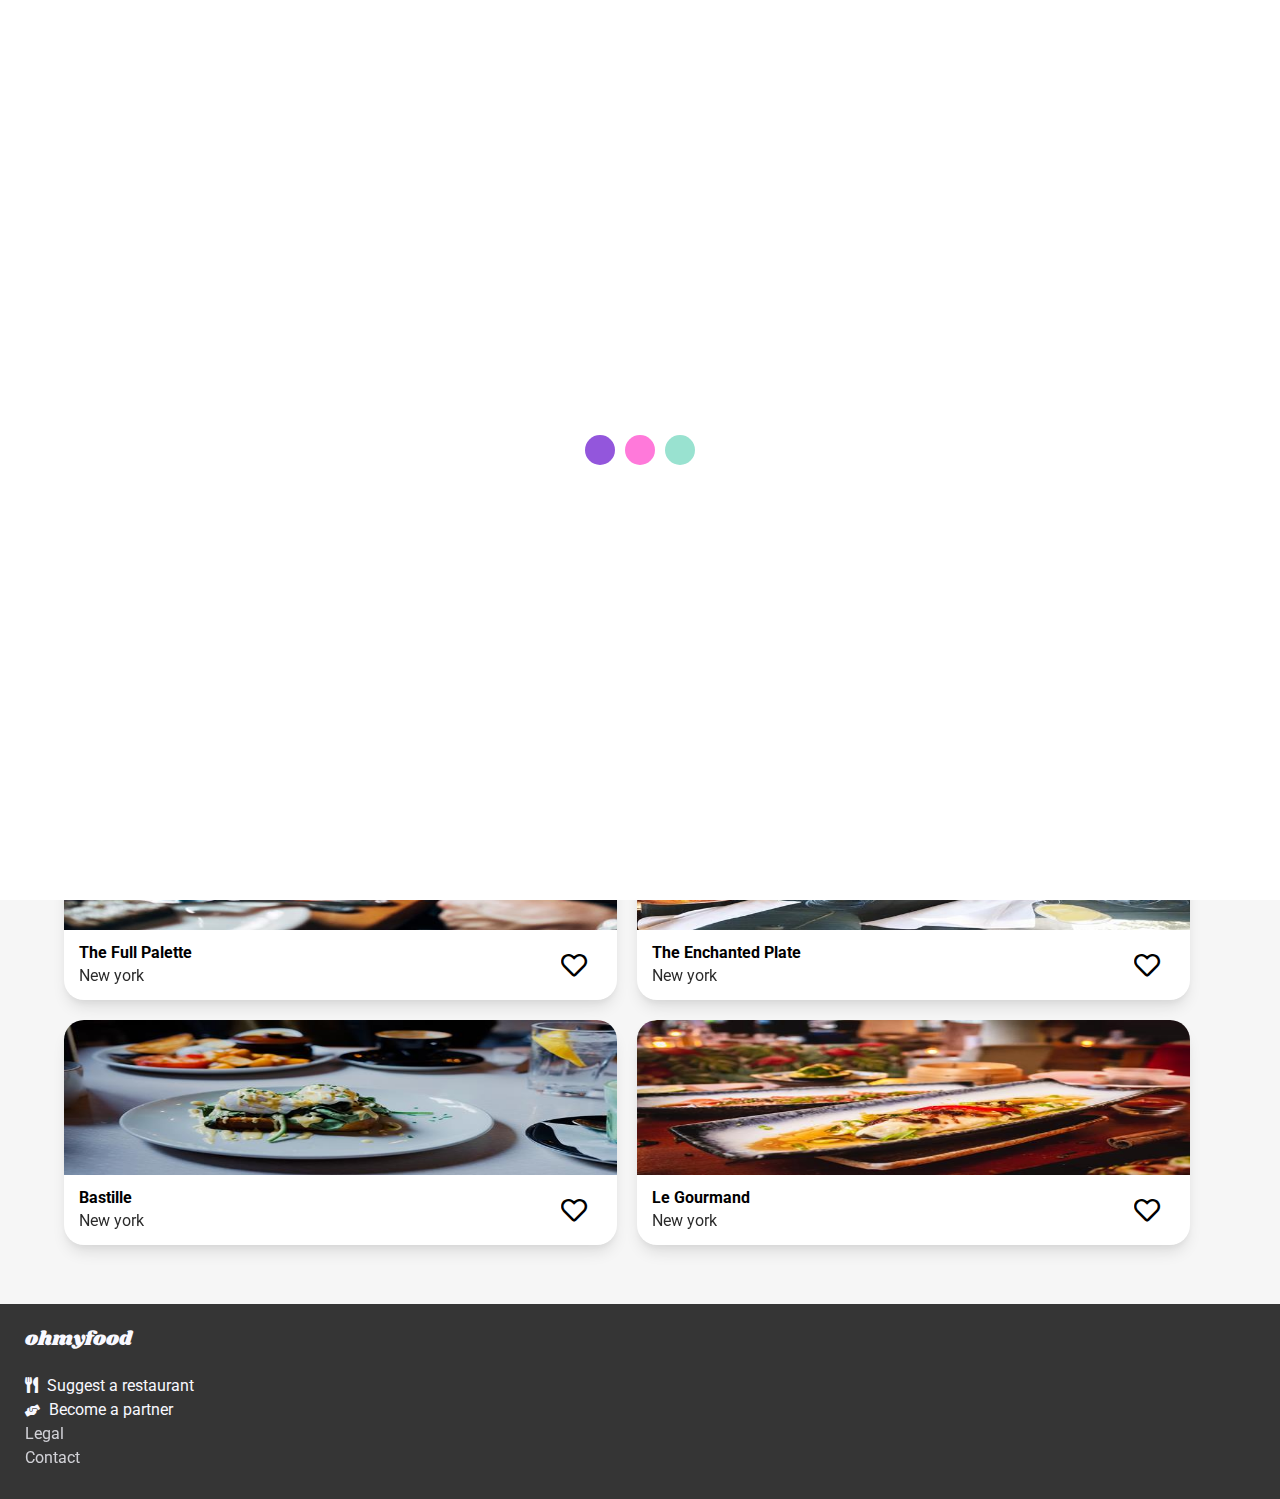
<file: index.html>
<!DOCTYPE html>
<html lang="en">

<head>
  <meta charset="UTF-8">
  <meta name="viewport" content="width=device-width, initial-scale=1.0">
  <link rel="stylesheet" href="css/style.css">
  <link rel="icon" href="img/ohmyfood.png" type="image/gif" sizes="16x16">
  <link href="https://fonts.googleapis.com/css2?family=Shrikhand&display=swap" rel="stylesheet">
  <link rel="preconnect" href="https://fonts.gstatic.com">
  <link href="https://fonts.googleapis.com/css2?family=Roboto:wght@100;300;400;500;700;900&display=swap"
    rel="stylesheet">
  <link rel="stylesheet" href="https://use.fontawesome.com/releases/v5.12.1/css/all.css" crossorigin="anonymous">

  <title>Ohmyfood</title>
</head>

<body>
  <div class="loader-container" id="loader">
    <div class="loader">
      <div class="circle"></div>
      <div class="circle"></div>
      <div class="circle"></div>
    </div>
  </div>

  <div class="container">
    <!-- start nav -->
    <nav>
      <div class="logo">
        <img src="img/ohmyfood.png" alt="logo">
      </div>
      <ul>
        <li><a href="#main">How it works</a> </li>
        <li><a href="#restaurants">Restaurants</a> </li>
        <li class="btn_contact"><a href="mailto:aymen.isfiaya@gmail.Com">Contact</a></li>

      </ul>
    </nav>
    <!-- end nav -->
    <!-- start header -->
    <header>
      <div class="location">
        <div class="location__nav">
          <i class="fas fa-map-marker-alt"></i>
          <p>Paris,Belleville</p>
        </div>
        <div class="location__menu">
          <h1>Book the menu you like</h1>
          <h2>Dicover top-of-the-art restaurants we picked for you</h2>
          <button type="submit">Explore our restaurants</button>
        </div>
      </div>
    </header>
    <!-- end header -->
    <main id="main">
      <h3>How it works</h3>
      <div class="main__buttons">
        <button type="button"><span> 1 </span> <i class="fas fa-mobile-alt"></i>Chose a restaurant</button>
        <button type="button"><span>2</span> <i class="fas fa-list"></i>Create your menu</button>
        <button type="button"><span>3</span><i class="fas fa-store"></i>Go enjoy it at the restaurant</button>
      </div>
    </main>
    <!-- start restaurants -->
    <div class="restaurants" id="restaurants">
      <h3>Restaurants</h3>
      <div class="cards">
        <div class="card">
          <a href="TheFullPalette.html">
            <img src="img/theFullPalette.jpg" alt="the Full Palette">
            <span>New</span>
          </a>
          <div class="card__desc">
            <div>
              <h4>The Full Palette</h4>
              <h5>New york</h5>
            </div>
            <div class="card__react">
              <i class="fas fa-heart fa-lg fa-2x full_heart"></i>
              <i class="far fa-heart fa-lg fa-2x empty_heart" id="empty_heart"></i>
            </div>
          </div>
        </div>
        <div class="card">
          <a href="TheEnchantedPlate.html">
            <img src="img/theEnchantedplate.jpg" alt="the Enchanted plate">
            <span>New</span>
          </a>
          <div class="card__desc">
            <div>
              <h4>The Enchanted Plate</h4>
              <h5>New york</h5>
            </div>
            <div class="card__react">
              <i class="fas fa-heart fa-lg fa-2x full_heart"></i>
              <i class="far fa-heart fa-lg fa-2x empty_heart"></i>
            </div>
          </div>
        </div>
        <div class="card">
          <a href="Bastille.html">
            <img src="img/Bastille.jpg" alt="Bastille">
          </a>
          <div class="card__desc">
            <div>
              <h4>Bastille</h4>
              <h5>New york</h5>
            </div>
            <div class="card__react">
              <i class="fas fa-heart fa-lg fa-2x full_heart"></i>
              <i class="far fa-heart fa-lg fa-2x empty_heart"></i>
            </div>
          </div>
        </div>
        <div class="card">
          <a href="LeGourmand.html">
            <img src="img/leGourmand.jpg" alt="le Gourmand">
          </a>
          <div class="card__desc">
            <div>
              <h4>Le Gourmand</h4>
              <h5>New york</h5>
            </div>
            <div class="card__react">
              <i class="fas fa-heart fa-lg fa-2x full_heart"></i>
              <i class="far fa-heart fa-lg fa-2x empty_heart"></i>
            </div>
          </div>
        </div>
        <!--end class card-->
      </div>
      <!--end class cards-->
    </div>
    <!--end class restaurants-->
    <!-- start footer -->
    <footer>
      <div class="info">
        <h3>ohmyfood</h3>
        <a href="#"><i class="fas fa-utensils fa-1x"></i> Suggest a restaurant</a>
        <a href="#"><i class="fas fa-hands-helping fa-xs"></i> Become a partner</a>
        <a href="#">Legal</a>
        <a href="mailto:aymen.isfiaya@gmail.Com">Contact</a>
      </div>
      <!--end class info-->
    </footer>
    <!-- end footer -->

  </div>
  <!--end class container-->

  <script src="js/main.js"></script>
</body>

</html>
</file>
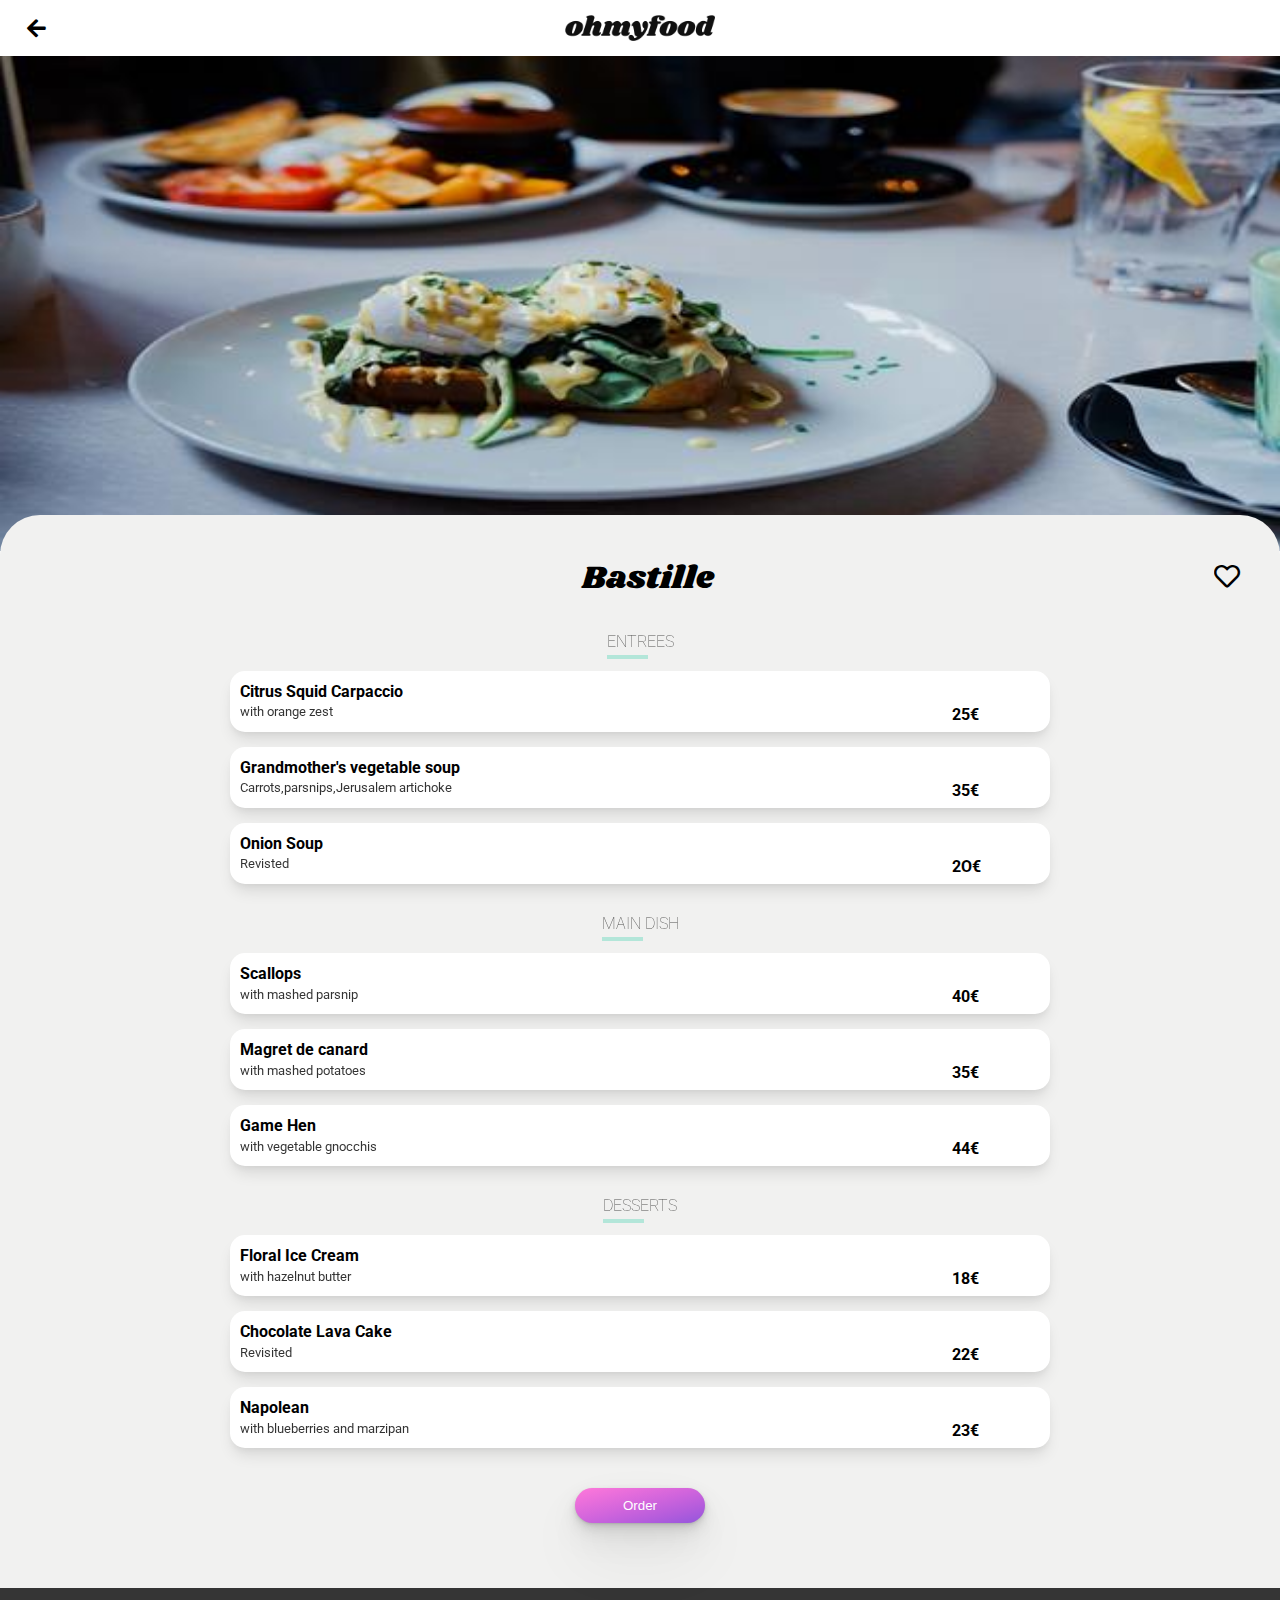
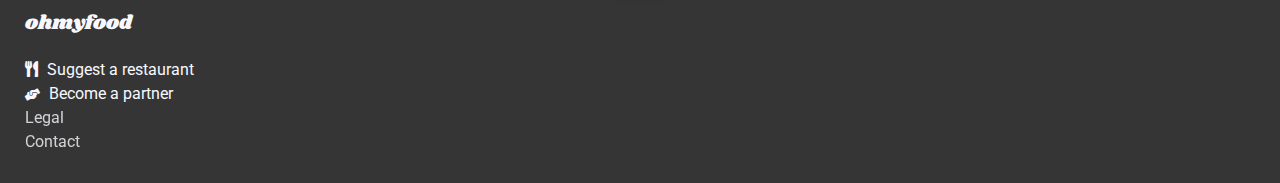
<file: Bastille.html>
<!DOCTYPE html>
<html lang="en">

<head>
  <meta charset="UTF-8">
  <link rel="stylesheet" href="css/bastille.css">
  <meta name="viewport" content="width=device-width, initial-scale=1.0">
  <link href="https://fonts.googleapis.com/css2?family=Shrikhand&display=swap" rel="stylesheet">
  <link href="https://fonts.googleapis.com/css2?family=Roboto&display=swap" rel="stylesheet">
  <link rel="stylesheet" href="https://use.fontawesome.com/releases/v5.12.1/css/all.css" crossorigin="anonymous">
  <title>Ohmyfood</title>
</head>

<body>
  <div class="container">
    <div class="logo">
      <a href="index.html">
        <i class="fas fa-arrow-left fa-lg"></i>
      </a>
      <img src="img/ohmyfood.png" alt="logo">
    </div>
    <div class="hero">
      <img src="img/Bastille.jpg" alt="Bastille">
    </div>
    <section class="menu">
      <header>
        <h1 class=menu__title>Bastille
        </h1>
        <div class="card__react">
          <i class="fas fa-heart fa-lg fa-2x full_heart"></i>
          <i class="far fa-heart fa-lg fa-2x empty_heart"></i>
        </div>
      </header>
      <div class="menu__list">
        <h2>ENTREES</h2>
        <div class="items">
          <div class="item">
            <div class="item__desc">
              <p>Citrus Squid Carpaccio</p>
              <p>with orange zest </p>
            </div>
            <div class="item__price">
              <p>25€</p>
            </div>
            <div class="item__check">
              <i class="fas fa-check-circle"></i>
            </div>
          </div>
          <div class="item">
            <div class="item__desc">
              <p>Grandmother's vegetable soup</p>
              <p>Carrots,parsnips,Jerusalem artichoke</p>
            </div>
            <div class="item__price">
              <p>35€</p>
            </div>
            <div class="item__check">
              <i class="fas fa-check-circle"></i>
            </div>
          </div>
          <div class="item">
            <div class="item__desc">
              <p>Onion Soup</p>
              <p>Revisted</p>
            </div>
            <div class="item__price">
              <p>2O€</p>
            </div>
            <div class="item__check">
              <i class="fas fa-check-circle"></i>
            </div>
          </div>
        </div>
      </div>
      <div class="menu__list">
        <h2>MAIN DISH</h2>
        <div class="items">
          <div class="item">
            <div class="item__desc">
              <p>Scallops</p>
              <p>with mashed parsnip</p>
            </div>
            <div class="item__price">
              <p>40€</p>
            </div>
            <div class="item__check">
              <i class="fas fa-check-circle"></i>
            </div>
          </div>
          <div class="item">
            <div class="item__desc">
              <p>Magret de canard</p>
              <p>with mashed potatoes</p>
            </div>
            <div class="item__price">
              <p>35€</p>
            </div>
            <div class="item__check">
              <i class="fas fa-check-circle"></i>
            </div>
          </div>
          <div class="item">
            <div class="item__desc">
              <p>Game Hen</p>
              <p>with vegetable gnocchis</p>
            </div>
            <div class="item__price">
              <p>44€</p>
            </div>
            <div class="item__check">
              <i class="fas fa-check-circle"></i>
            </div>
          </div>
        </div>
      </div>
      <div class="menu__list">
        <h2>DESSERTS</h2>
        <div class="items">
          <div class="item">
            <div class="item__desc">
              <p>Floral Ice Cream</p>
              <p>with hazelnut butter</p>
            </div>
            <div class="item__price">
              <p>18€</p>
            </div>
            <div class="item__check">
              <i class="fas fa-check-circle"></i>
            </div>
          </div>
          <div class="item">
            <div class="item__desc">
              <p>Chocolate Lava Cake</p>
              <p>Revisited</p>
            </div>
            <div class="item__price">
              <p>22€</p>
            </div>
            <div class="item__check">
              <i class="fas fa-check-circle"></i>
            </div>
          </div>
          <div class="item">
            <div class="item__desc">
              <p>Napolean</p>
              <p>with blueberries and marzipan</p>
            </div>
            <div class="item__price">
              <p>23€</p>
            </div>
            <div class="item__check">
              <i class="fas fa-check-circle"></i>
            </div>
          </div>
        </div>
      </div>
      <div class="item_order">
        <button>Order</button>
      </div>
    </section>
    <!-- start footer -->
    <footer>
      <div class="info">
        <h3>ohmyfood</h3>
        <a href="#"><i class="fas fa-utensils fa-1x"></i> Suggest a restaurant</a>
        <a href="#"><i class="fas fa-hands-helping fa-xs"></i> Become a partner</a>
        <a href="#">Legal</a>
        <a href="mailto:aymen.isfiaya@gmail.Com">Contact</a>
      </div>
      <!--end class info-->
    </footer>

  </div>
  <!--end class container-->
</body>

</html>
</file>
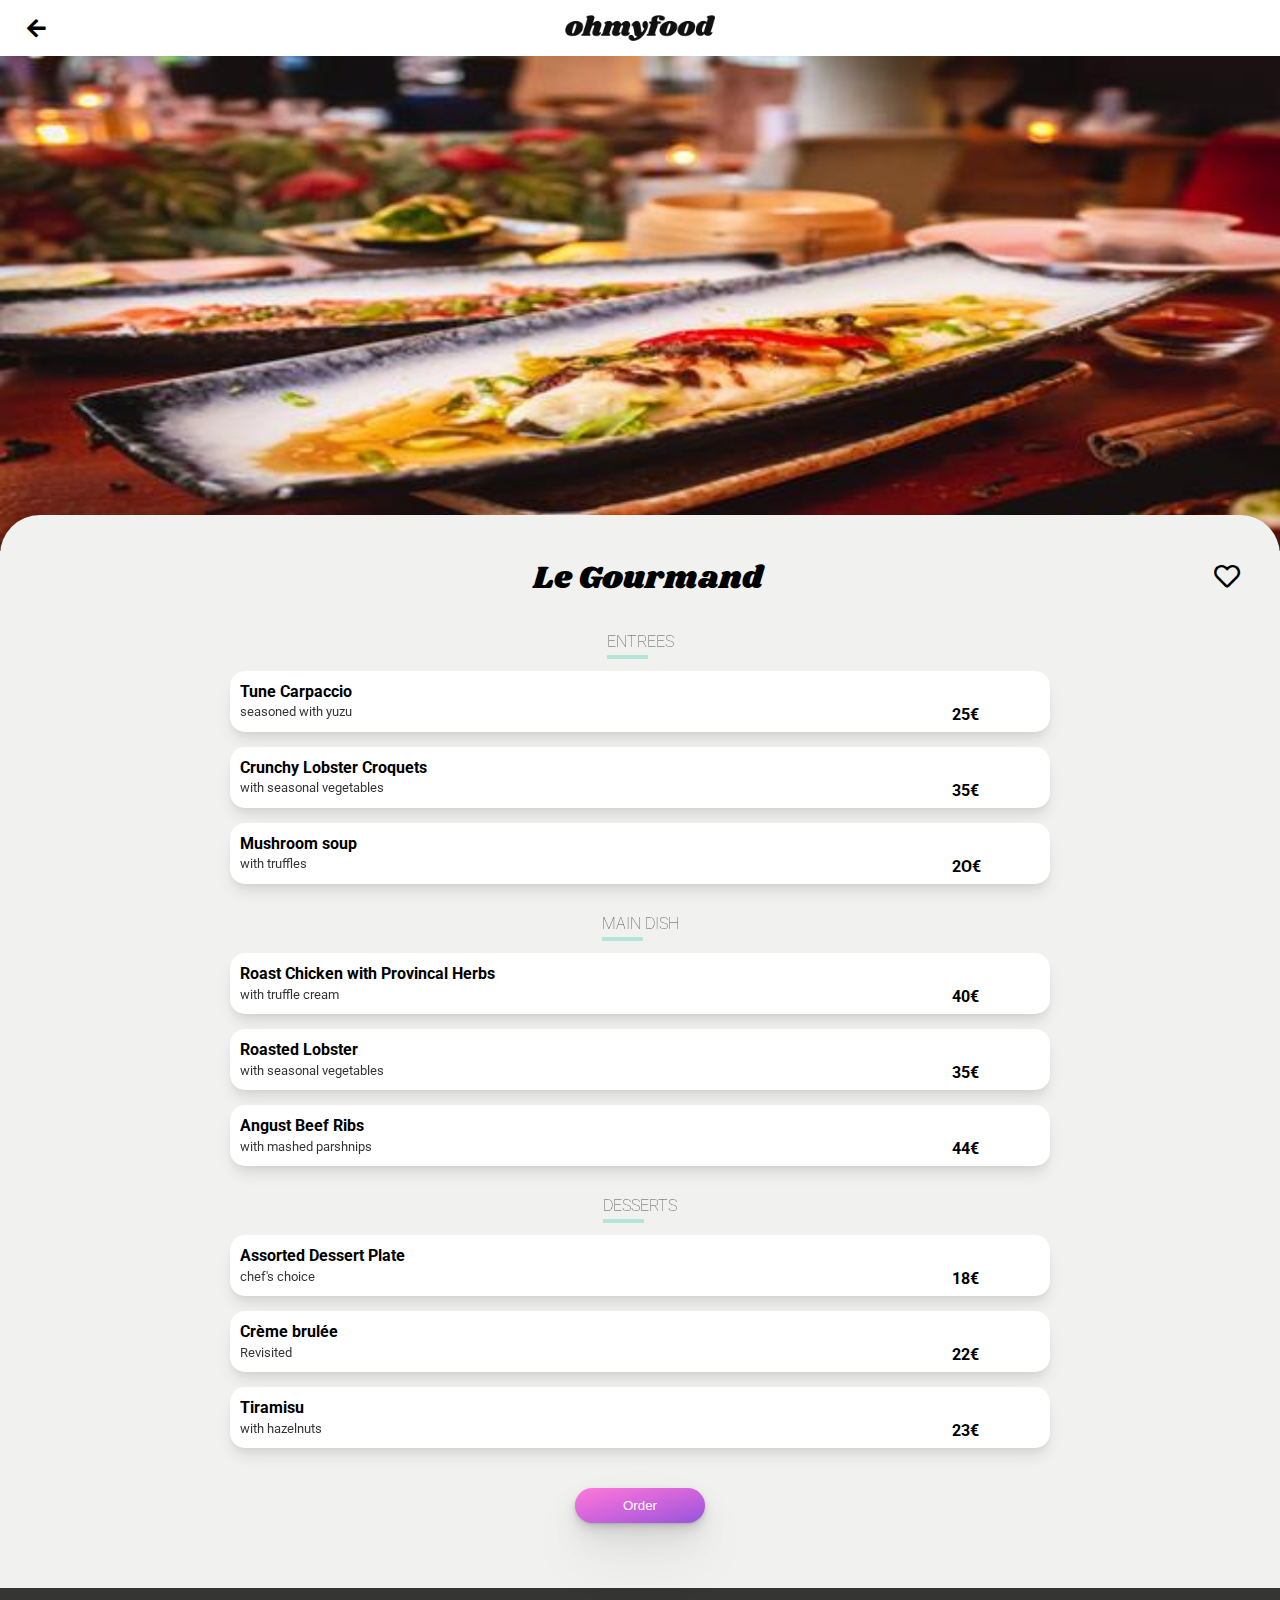
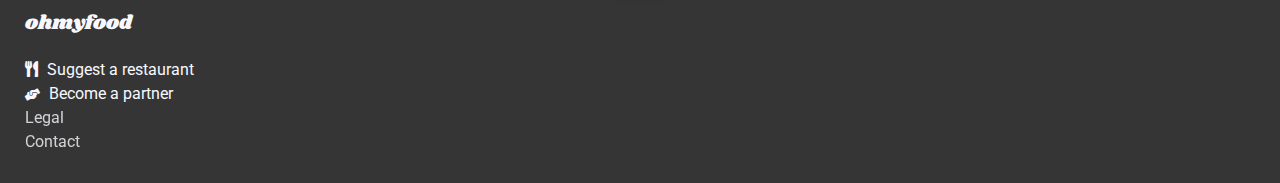
<file: LeGourmand.html>
<!DOCTYPE html>
<html lang="en">

<head>
  <meta charset="UTF-8">
  <link rel="stylesheet" href="css/bastille.css">
  <meta name="viewport" content="width=device-width, initial-scale=1.0">
  <link href="https://fonts.googleapis.com/css2?family=Shrikhand&display=swap" rel="stylesheet">
  <link href="https://fonts.googleapis.com/css2?family=Roboto&display=swap" rel="stylesheet">
  <link rel="stylesheet" href="https://use.fontawesome.com/releases/v5.12.1/css/all.css" crossorigin="anonymous">
  <title>Ohmyfood</title>
</head>

<body>
  <div class="container">
    <div class="logo">
      <a href="index.html">
        <i class="fas fa-arrow-left fa-lg"></i>
      </a>
      <img src="img/ohmyfood.png" alt="logo">
    </div>
    <div class="hero">
      <img src="img/leGourmand.jpg" alt="le Gourmand">
    </div>
    <div class=" menu">
      <header>
        <h1 class="menu__title">Le Gourmand
        </h1>
        <div class="card__react">
          <i class="fas fa-heart fa-lg fa-2x full_heart"></i>
          <i class="far fa-heart fa-lg fa-2x empty_heart"></i>
        </div>
      </header>
      <div class="menu__list">
        <h2>ENTREES</h2>
        <div class="items">
          <div class="item">
            <div class="item__desc">
              <p>Tune Carpaccio</p>
              <p>seasoned with yuzu</p>
            </div>
            <div class="item__price">
              <p>25€</p>
            </div>
            <div class="item__check">
              <i class="fas fa-check-circle"></i>
            </div>
          </div>
          <div class="item">
            <div class="item__desc">
              <p>Crunchy Lobster Croquets</p>
              <p>with seasonal vegetables</p>
            </div>
            <div class="item__price">
              <p>35€</p>
            </div>
            <div class="item__check">
              <i class="fas fa-check-circle"></i>
            </div>
          </div>
          <div class="item">
            <div class="item__desc">
              <p>Mushroom soup</p>
              <p>with truffles</p>
            </div>
            <div class="item__price">
              <p>2O€</p>
            </div>
            <div class="item__check">
              <i class="fas fa-check-circle"></i>
            </div>
          </div>
        </div>
      </div>
      <div class="menu__list">
        <h2>MAIN DISH</h2>
        <div class="items">
          <div class="item">
            <div class="item__desc">
              <p>Roast Chicken with Provincal Herbs</p>
              <p>with truffle cream </p>
            </div>
            <div class="item__price">
              <p>40€</p>
            </div>
            <div class="item__check">
              <i class="fas fa-check-circle"></i>
            </div>
          </div>
          <div class="item">
            <div class="item__desc">
              <p>Roasted Lobster</p>
              <p>with seasonal vegetables</p>
            </div>
            <div class="item__price">
              <p>35€</p>
            </div>
            <div class="item__check">
              <i class="fas fa-check-circle"></i>
            </div>
          </div>
          <div class="item">
            <div class="item__desc">
              <p>Angust Beef Ribs</p>
              <p>with mashed parshnips</p>
            </div>
            <div class="item__price">
              <p>44€</p>
            </div>
            <div class="item__check">
              <i class="fas fa-check-circle"></i>
            </div>
          </div>
        </div>
      </div>
      <div class="menu__list">
        <h2>DESSERTS</h2>
        <div class="items">
          <div class="item">
            <div class="item__desc">
              <p>Assorted Dessert Plate</p>
              <p>chef's choice</p>
            </div>
            <div class="item__price">
              <p>18€</p>
            </div>
            <div class="item__check">
              <i class="fas fa-check-circle"></i>
            </div>
          </div>
          <div class="item">
            <div class="item__desc">
              <p>Crème brulée</p>
              <p>Revisited</p>
            </div>
            <div class="item__price">
              <p>22€</p>
            </div>
            <div class="item__check">
              <i class="fas fa-check-circle"></i>
            </div>
          </div>
          <div class="item">
            <div class="item__desc">
              <p>Tiramisu</p>
              <p>with hazelnuts</p>
            </div>
            <div class="item__price">
              <p>23€</p>
            </div>
            <div class="item__check">
              <i class="fas fa-check-circle"></i>
            </div>
          </div>
        </div>
      </div>
      <div class="item_order">
        <button>Order</button>
      </div>
    </div>
    <!-- start footer -->
    <footer>
      <div class="info">
        <h3>ohmyfood</h3>
        <a href="#"><i class="fas fa-utensils fa-1x"></i> Suggest a restaurant</a>
        <a href="#"><i class="fas fa-hands-helping fa-xs"></i> Become a partner</a>
        <a href="#">Legal</a>
        <a href="mailto:aymen.isfiaya@gmail.Com">Contact</a>
      </div>
      <!--end class info-->
    </footer>
    <!-- end footer -->

  </div>
  <!--end class container-->

</body>

</html>
</file>
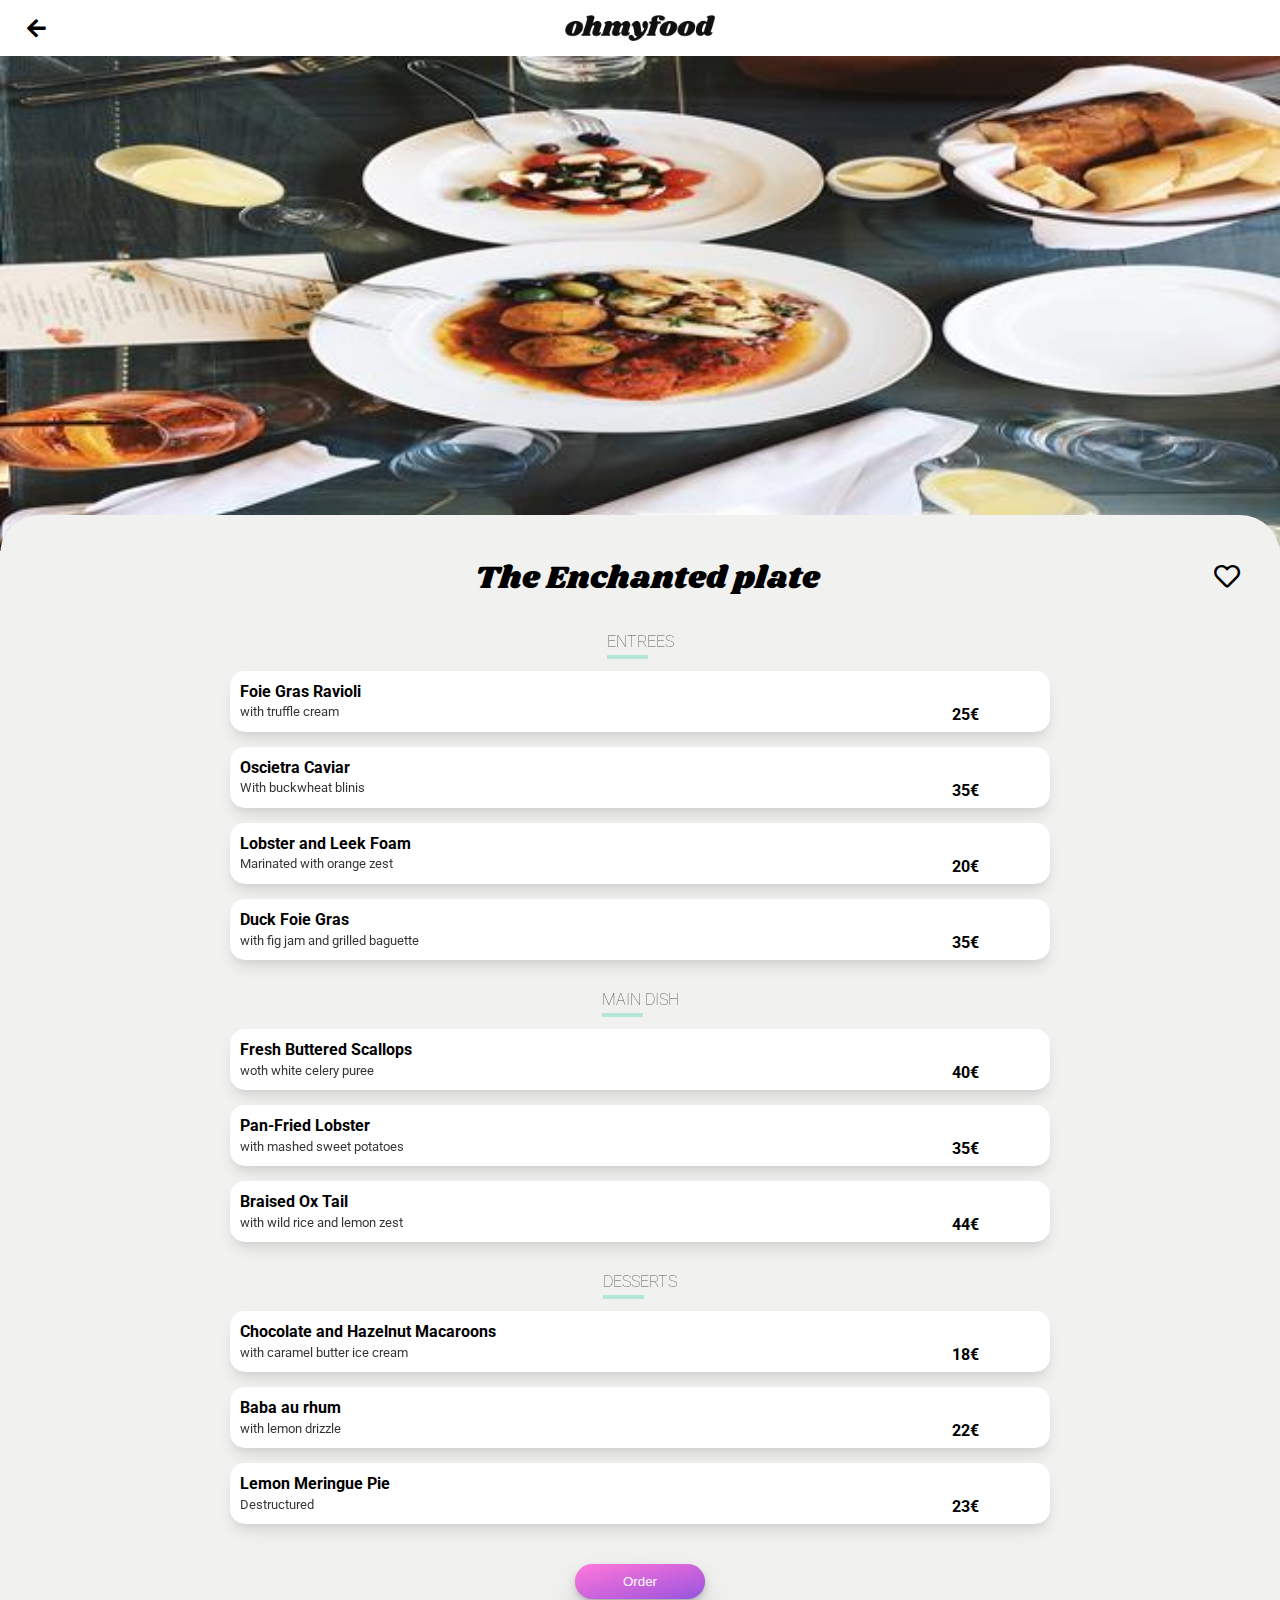
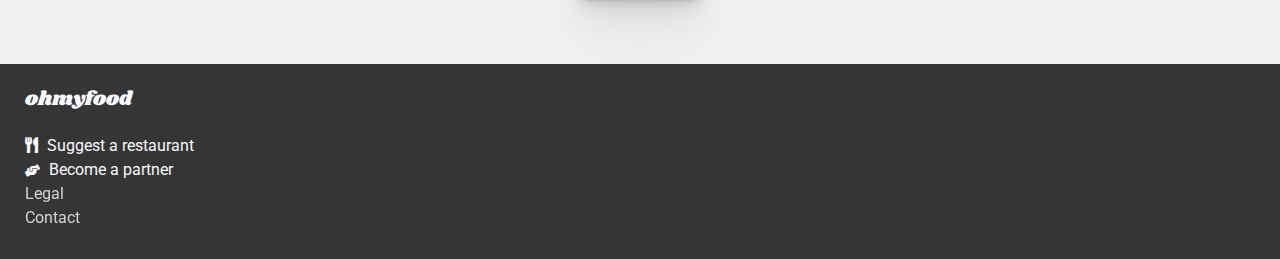
<file: TheEnchantedPlate.html>
<!DOCTYPE html>
<html lang="en">

<head>
  <meta charset="UTF-8">
  <link rel="stylesheet" href="css/bastille.css">
  <meta name="viewport" content="width=device-width, initial-scale=1.0">
  <link href="https://fonts.googleapis.com/css2?family=Shrikhand&display=swap" rel="stylesheet">
  <link href="https://fonts.googleapis.com/css2?family=Roboto&display=swap" rel="stylesheet">
  <link rel="stylesheet" href="https://use.fontawesome.com/releases/v5.12.1/css/all.css" crossorigin="anonymous">
  <title>Ohmyfood</title>
</head>

<body>
  <div class="container">
    <div class="logo">
      <a href="index.html">
        <i class="fas fa-arrow-left fa-lg"></i>
      </a>
      <img src="img/ohmyfood.png" alt="logo">
    </div>
    <div class="hero">
      <img src="img/theEnchantedplate.jpg" alt="the Enchanted plate">
    </div>
    <div class="menu">
      <header>
        <h1 class="menu__title">The Enchanted plate
        </h1>
        <div class="card__react">
          <i class="fas fa-heart fa-lg fa-2x full_heart"></i>
          <i class="far fa-heart fa-lg fa-2x empty_heart" id="empty_heart"></i>
        </div>
      </header>
      <div class="menu__list">
        <h2>ENTREES</h2>
        <div class="items">
          <div class="item">
            <div class="item__desc">
              <p>Foie Gras Ravioli</p>
              <p>with truffle cream</p>
            </div>
            <div class="item__price">
              <p>25€</p>
            </div>
            <div class="item__check">
              <i class="fas fa-check-circle"></i>
            </div>
          </div>
          <div class="item">
            <div class="item__desc">
              <p>Oscietra Caviar</p>
              <p>With buckwheat blinis</p>
            </div>
            <div class="item__price">
              <p>35€</p>
            </div>
            <div class="item__check">
              <i class="fas fa-check-circle"></i>
            </div>
          </div>
          <div class="item">
            <div class="item__desc">
              <p>Lobster and Leek Foam</p>
              <p>Marinated with orange zest</p>
            </div>
            <div class="item__price">
              <p>20€</p>
            </div>
            <div class="item__check">
              <i class="fas fa-check-circle"></i>
            </div>
          </div>
          <div class="item">
            <div class="item__desc">
              <p>Duck Foie Gras</p>
              <p>with fig jam and grilled baguette</p>
            </div>
            <div class="item__price">
              <p>35€</p>
            </div>
            <div class="item__check">
              <i class="fas fa-check-circle"></i>
            </div>
          </div>
        </div>
      </div>
      <div class="menu__list">
        <h2>MAIN DISH</h2>
        <div class="items">
          <div class="item">
            <div class="item__desc">
              <p>Fresh Buttered Scallops</p>
              <p>woth white celery puree</p>
            </div>
            <div class="item__price">
              <p>40€</p>
            </div>
            <div class="item__check">
              <i class="fas fa-check-circle"></i>
            </div>
          </div>
          <div class="item">
            <div class="item__desc">
              <p>Pan-Fried Lobster</p>
              <p>with mashed sweet potatoes</p>
            </div>
            <div class="item__price">
              <p>35€</p>
            </div>
            <div class="item__check">
              <i class="fas fa-check-circle"></i>
            </div>
          </div>
          <div class="item">
            <div class="item__desc">
              <p>Braised Ox Tail</p>
              <p>with wild rice and lemon zest</p>
            </div>
            <div class="item__price">
              <p>44€</p>
            </div>
            <div class="item__check">
              <i class="fas fa-check-circle"></i>
            </div>
          </div>
        </div>
      </div>
      <div class="menu__list">
        <h2>DESSERTS</h2>
        <div class="items">
          <div class="item">
            <div class="item__desc">
              <p>Chocolate and Hazelnut Macaroons</p>
              <p>with caramel butter ice cream </p>
            </div>
            <div class="item__price">
              <p>18€</p>
            </div>
            <div class="item__check">
              <i class="fas fa-check-circle"></i>
            </div>
          </div>
          <div class="item">
            <div class="item__desc">
              <p>Baba au rhum</p>
              <p>with lemon drizzle
              </p>
            </div>
            <div class="item__price">
              <p>22€</p>
            </div>
            <div class="item__check">
              <i class="fas fa-check-circle"></i>
            </div>
          </div>
          <div class="item">
            <div class="item__desc">
              <p>Lemon Meringue Pie</p>
              <p>Destructured</p>
            </div>
            <div class="item__price">
              <p>23€</p>
            </div>
            <div class="item__check">
              <i class="fas fa-check-circle"></i>
            </div>
          </div>
        </div>
      </div>
      <div class="item_order">
        <button>Order</button>
      </div>
    </div>
    <!-- start footer -->
    <footer>
      <div class="info">
        <h3>ohmyfood</h3>
        <a href="#"><i class="fas fa-utensils fa-1x"></i> Suggest a restaurant</a>
        <a href="#"><i class="fas fa-hands-helping fa-xs"></i> Become a partner</a>
        <a href="#">Legal</a>
        <a href="mailto:aymen.isfiaya@gmail.Com">Contact</a>
      </div>
      <!--end class info-->
    </footer>
    <!-- end footer -->

  </div>
  <!--end class container-->
  <script src="js/main.js"></script>
</body>

</html>
</file>
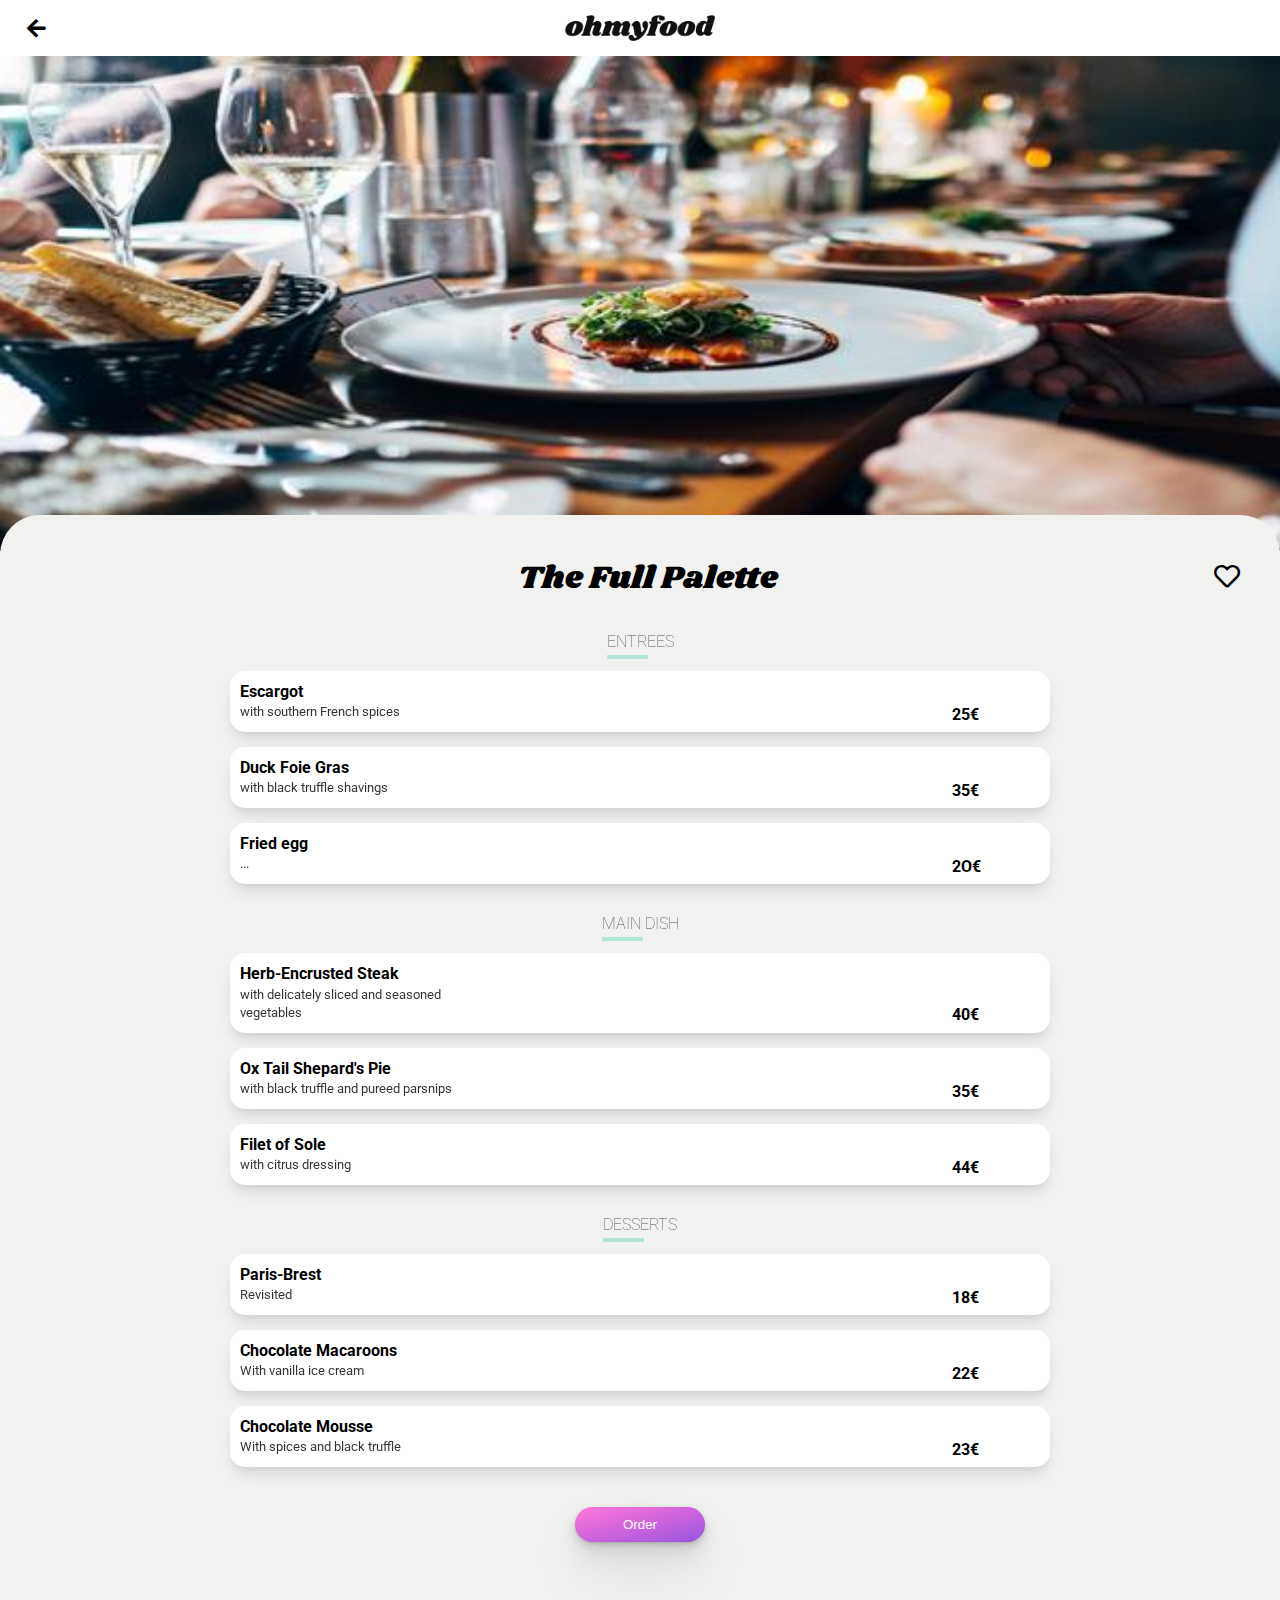
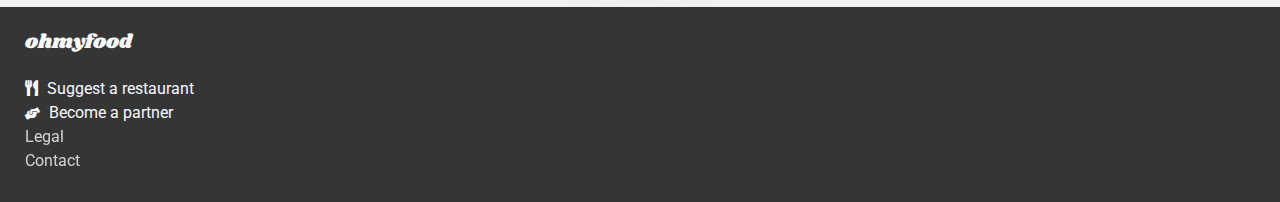
<file: TheFullPalette.html>
<!DOCTYPE html>
<html lang="en">

<head>
  <meta charset="UTF-8" />
  <meta name="viewport" content="width=device-width, initial-scale=1.0" />
  <title>Ohmyfood</title>

  <!-- Styles & Fonts -->
  <link rel="stylesheet" href="css/bastille.css" />
  <link href="https://fonts.googleapis.com/css2?family=Shrikhand&display=swap" rel="stylesheet" />
  <link href="https://fonts.googleapis.com/css2?family=Roboto&display=swap" rel="stylesheet" />
  <link rel="stylesheet" href="https://use.fontawesome.com/releases/v5.12.1/css/all.css" crossorigin="anonymous" />
</head>

<body>
  <div class="container">
    <div class="logo">
      <a href="index.html">
        <i class="fas fa-arrow-left fa-lg"></i>
      </a>

      <img src="img/ohmyfood.png" alt="logo" />
    </div>

    <div class="hero">
      <img src="img/theFullPalette.jpg" alt="the Full Palette">
    </div>

    <section class="menu">
      <header>
        <h1 class="menu__title">
          The Full Palette
        </h1>
        <div class="card__react">
          <i class="fas fa-heart fa-lg fa-2x full_heart"></i>
          <i class="far fa-heart fa-lg fa-2x empty_heart"></i>
        </div>
      </header>
      <div class="menu__list">
        <h2>ENTREES</h2>
        <div class="items">
          <div class="item">
            <div class="item__desc">
              <p>Escargot</p>
              <p>with southern French spices</p>
            </div>
            <div class="item__price">
              <p>25€</p>
            </div>
            <div class="item__check">
              <i class="fas fa-check-circle"></i>
            </div>
          </div>

          <div class="item">
            <div class="item__desc">
              <p>Duck Foie Gras</p>
              <p>with black truffle shavings</p>
            </div>
            <div class="item__price">
              <p>35€</p>
            </div>
            <div class="item__check">
              <i class="fas fa-check-circle"></i>
            </div>
          </div>

          <div class="item">
            <div class="item__desc">
              <p>Fried egg</p>
              <p>...</p>
            </div>
            <div class="item__price">
              <p>2O€</p>
            </div>
            <div class="item__check">
              <i class="fas fa-check-circle"></i>
            </div>
          </div>
        </div>
      </div>
      <div class="menu__list">
        <h2>MAIN DISH</h2>
        <div class="items">
          <div class="item">
            <div class="item__desc">
              <p>Herb-Encrusted Steak</p>
              <p>with delicately sliced and seasoned <br />vegetables</p>
            </div>
            <div class="item__price">
              <p>40€</p>
            </div>
            <div class="item__check">
              <i class="fas fa-check-circle"></i>
            </div>
          </div>
          <div class="item">
            <div class="item__desc">
              <p>Ox Tail Shepard's Pie</p>
              <p>with black truffle and pureed parsnips</p>
            </div>
            <div class="item__price">
              <p>35€</p>
            </div>
            <div class="item__check">
              <i class="fas fa-check-circle"></i>
            </div>
          </div>
          <div class="item">
            <div class="item__desc">
              <p>Filet of Sole</p>
              <p>with citrus dressing</p>
            </div>
            <div class="item__price">
              <p>44€</p>
            </div>
            <div class="item__check">
              <i class="fas fa-check-circle"></i>
            </div>
          </div>
        </div>
      </div>
      <div class="menu__list">
        <h2>DESSERTS</h2>
        <div class="items">
          <div class="item">
            <div class="item__desc">
              <p>Paris-Brest</p>
              <p>Revisited</p>
            </div>
            <div class="item__price">
              <p>18€</p>
            </div>
            <div class="item__check">
              <i class="fas fa-check-circle"></i>
            </div>
          </div>

          <div class="item">
            <div class="item__desc">
              <p>Chocolate Macaroons</p>
              <p>With vanilla ice cream</p>
            </div>
            <div class="item__price">
              <p>22€</p>
            </div>
            <div class="item__check">
              <i class="fas fa-check-circle"></i>
            </div>
          </div>
          <div class="item">
            <div class="item__desc">
              <p>Chocolate Mousse</p>
              <p>With spices and black truffle</p>
            </div>
            <div class="item__price">
              <p>23€</p>
            </div>
            <div class="item__check">
              <i class="fas fa-check-circle"></i>
            </div>
          </div>
        </div>
      </div>
      <div class="item_order">
        <button>Order</button>
      </div>
    </section>
    <!-- start footer -->
    <footer>
      <div class="info">
        <h3>ohmyfood</h3>
        <a href="#"><i class="fas fa-utensils fa-1x"></i> Suggest a restaurant</a>
        <a href="#"><i class="fas fa-hands-helping fa-xs"></i> Become a partner</a>
        <a href="#">Legal</a>
        <a href="mailto:aymen.isfiaya@gmail.Com">Contact</a>
      </div>
      <!--end class info-->
    </footer>
    <!-- end footer -->
  </div>
  <!--end class container-->
</body>

</html>
</file>
<file: css/style.css>
* {
  -webkit-tap-highlight-color: transparent;
  -webkit-box-sizing: border-box;
  box-sizing: border-box;
  margin: 0;
  padding: 0;
}

.container {
  background-color: white;
  font-family: "Roboto", sans-serif;
}

a {
  text-decoration: none;
  color: inherit;
}

footer {
  background-color: #353535;
  height: 195px;
}

.info {
  color: ghostwhite;
  padding: 15px 0px 0px 25px;
  line-height: 1.5;
  height: -webkit-fit-content;
  height: -moz-fit-content;
  height: fit-content;
}

.info h3 {
  margin-bottom: 20px;
  margin-top: 5px;
  font-family: "Shrikhand", cursive;
  font-size: 20px;
  font-weight: 100;
}

.info a {
  display: block;
}

.info a:nth-of-type(3),
.info a:nth-of-type(4) {
  opacity: 0.8;
}

.info i {
  margin-right: 5px;
}

.logo {
  height: 3.5em;
  display: -webkit-box;
  display: -ms-flexbox;
  display: flex;
  -webkit-box-align: center;
      -ms-flex-align: center;
          align-items: center;
  -webkit-box-pack: center;
      -ms-flex-pack: center;
          justify-content: center;
}

.logo img {
  width: 150px;
}

@-webkit-keyframes fadeIn {
  from {
    opacity: 0;
    -webkit-transform: translate3d(0, 50%, 0);
            transform: translate3d(0, 50%, 0);
  }
  to {
    opacity: 1;
    -webkit-transform: translate3d(0, 0, 0);
            transform: translate3d(0, 0, 0);
  }
}

@keyframes fadeIn {
  from {
    opacity: 0;
    -webkit-transform: translate3d(0, 50%, 0);
            transform: translate3d(0, 50%, 0);
  }
  to {
    opacity: 1;
    -webkit-transform: translate3d(0, 0, 0);
            transform: translate3d(0, 0, 0);
  }
}

.item:nth-child(2) {
  -webkit-animation-delay: 0.3s;
          animation-delay: 0.3s;
}

.item:nth-child(3) {
  -webkit-animation-delay: 0.6s;
          animation-delay: 0.6s;
}

.item:nth-child(4) {
  -webkit-animation-delay: 0.9s;
          animation-delay: 0.9s;
}

@-webkit-keyframes flash {
  0%,
  50%,
  100% {
    opacity: 1;
  }
  25%,
  75% {
    opacity: 0;
  }
}

@keyframes flash {
  0%,
  50%,
  100% {
    opacity: 1;
  }
  25%,
  75% {
    opacity: 0;
  }
}

@-webkit-keyframes fillheart {
  0% {
    -webkit-transform: translate(-30px, 0);
            transform: translate(-30px, 0);
    color: white;
  }
  100% {
    -webkit-transform: translate(-30px, -30px);
            transform: translate(-30px, -30px);
    color: white;
  }
}

@keyframes fillheart {
  0% {
    -webkit-transform: translate(-30px, 0);
            transform: translate(-30px, 0);
    color: white;
  }
  100% {
    -webkit-transform: translate(-30px, -30px);
            transform: translate(-30px, -30px);
    color: white;
  }
}

@-webkit-keyframes fillheart-menu-pages {
  0% {
    -webkit-transform: translate(-30px, 0);
            transform: translate(-30px, 0);
    color: #f1f1f0;
  }
  100% {
    -webkit-transform: translate(-30px, -30px);
            transform: translate(-30px, -30px);
    color: #f1f1f0;
  }
}

@keyframes fillheart-menu-pages {
  0% {
    -webkit-transform: translate(-30px, 0);
            transform: translate(-30px, 0);
    color: #f1f1f0;
  }
  100% {
    -webkit-transform: translate(-30px, -30px);
            transform: translate(-30px, -30px);
    color: #f1f1f0;
  }
}

@-webkit-keyframes bounceInLeft {
  0% {
    opacity: 0;
    -webkit-transform: translateX(-150px);
            transform: translateX(-150px);
  }
  100% {
    -webkit-transform: translateX(0);
            transform: translateX(0);
  }
}

@keyframes bounceInLeft {
  0% {
    opacity: 0;
    -webkit-transform: translateX(-150px);
            transform: translateX(-150px);
  }
  100% {
    -webkit-transform: translateX(0);
            transform: translateX(0);
  }
}

@-webkit-keyframes zoomin {
  0% {
    -webkit-transform: scale(0);
            transform: scale(0);
  }
  100% {
    -webkit-transform: scale(1);
            transform: scale(1);
  }
}

@keyframes zoomin {
  0% {
    -webkit-transform: scale(0);
            transform: scale(0);
  }
  100% {
    -webkit-transform: scale(1);
            transform: scale(1);
  }
}

@-webkit-keyframes animation-bgd {
  0% {
    -webkit-transform: scale(1) translateY(0);
            transform: scale(1) translateY(0);
    -webkit-transform-origin: 50% 84%;
            transform-origin: 50% 84%;
  }
  100% {
    -webkit-transform: scale(1.25) translateY(15px);
            transform: scale(1.25) translateY(15px);
    -webkit-transform-origin: bottom;
            transform-origin: bottom;
  }
}

@keyframes animation-bgd {
  0% {
    -webkit-transform: scale(1) translateY(0);
            transform: scale(1) translateY(0);
    -webkit-transform-origin: 50% 84%;
            transform-origin: 50% 84%;
  }
  100% {
    -webkit-transform: scale(1.25) translateY(15px);
            transform: scale(1.25) translateY(15px);
    -webkit-transform-origin: bottom;
            transform-origin: bottom;
  }
}

.loader-container {
  position: fixed;
  display: -webkit-box;
  display: -ms-flexbox;
  display: flex;
  -webkit-box-align: center;
      -ms-flex-align: center;
          align-items: center;
  -webkit-box-pack: center;
      -ms-flex-pack: center;
          justify-content: center;
  width: 100%;
  height: 100%;
  background: #fff;
  z-index: 2;
}

.loader-container .loader {
  display: -webkit-box;
  display: -ms-flexbox;
  display: flex;
}

.loader-container .circle {
  width: 30px;
  height: 30px;
  border-radius: 50%;
  margin-right: 10px;
  -webkit-animation: loading .6s ease-in-out 5 alternate;
          animation: loading .6s ease-in-out 5 alternate;
}

.loader-container .circle:first-child {
  background-color: #9356dc;
  -webkit-animation-delay: 0s;
          animation-delay: 0s;
}

.loader-container .circle:nth-child(2) {
  background-color: #ff79da;
  -webkit-animation-delay: 0.2s;
          animation-delay: 0.2s;
}

.loader-container .circle:nth-child(3) {
  background-color: #99e2d0;
  -webkit-animation-delay: 0.4s;
          animation-delay: 0.4s;
  margin-right: 0px;
}

@-webkit-keyframes loading {
  from {
    -webkit-transform: translateY(30px);
            transform: translateY(30px);
  }
  to {
    -webkit-transform: translateY(0px);
            transform: translateY(0px);
  }
}

@keyframes loading {
  from {
    -webkit-transform: translateY(30px);
            transform: translateY(30px);
  }
  to {
    -webkit-transform: translateY(0px);
            transform: translateY(0px);
  }
}

body {
  overflow: hidden;
}

@media (min-width: 768px) {
  .logo {
    float: left;
    height: auto;
  }
}

.location {
  background-color: #f6f6f6;
  text-align: center;
  height: 19em;
}

.location__nav {
  display: -webkit-box;
  display: -ms-flexbox;
  display: flex;
  -webkit-box-align: center;
      -ms-flex-align: center;
          align-items: center;
  -webkit-box-pack: center;
      -ms-flex-pack: center;
          justify-content: center;
  background-color: #eaeaea;
  height: 3em;
}

.location__nav i {
  margin-right: 17px;
}

.location__menu {
  display: -webkit-box;
  display: -ms-flexbox;
  display: flex;
  -webkit-box-pack: center;
      -ms-flex-pack: center;
          justify-content: center;
  -webkit-box-align: center;
      -ms-flex-align: center;
          align-items: center;
  -webkit-box-orient: vertical;
  -webkit-box-direction: normal;
      -ms-flex-direction: column;
          flex-direction: column;
  -webkit-box-pack: space-evenly;
      -ms-flex-pack: space-evenly;
          justify-content: space-evenly;
  height: 240px;
  padding: 0 15px;
}

.location__menu h1 {
  font-size: 1.7em;
}

.location__menu h2 {
  font-weight: 300;
  font-size: 1.2em;
}

.location__menu button {
  border: white;
  font-family: "Roboto", sans-serif;
  width: 200px;
  height: 40px;
  border-radius: 20px;
  background-image: -webkit-gradient(linear, right bottom, left top, from(#9356dc), color-stop(#b35cdc), color-stop(#cf64dc), color-stop(#e86edb), to(#ff79da));
  background-image: linear-gradient(to left top, #9356dc, #b35cdc, #cf64dc, #e86edb, #ff79da);
  color: white;
  text-align: center;
  -webkit-box-shadow: 0 1px 2px rgba(0, 0, 0, 0.07), 0 2px 4px rgba(0, 0, 0, 0.07), 0 4px 8px rgba(0, 0, 0, 0.07), 0 8px 16px rgba(0, 0, 0, 0.07), 0 16px 32px rgba(0, 0, 0, 0.07), 0 32px 64px rgba(0, 0, 0, 0.07);
          box-shadow: 0 1px 2px rgba(0, 0, 0, 0.07), 0 2px 4px rgba(0, 0, 0, 0.07), 0 4px 8px rgba(0, 0, 0, 0.07), 0 8px 16px rgba(0, 0, 0, 0.07), 0 16px 32px rgba(0, 0, 0, 0.07), 0 32px 64px rgba(0, 0, 0, 0.07);
  outline: none;
  -webkit-transition: all 400ms ease-in-out;
  transition: all 400ms ease-in-out;
}

@media (min-width: 768px) {
  .location__menu button {
    -webkit-animation: bounceInLeft 1s 3.1s cubic-bezier(0.4, 0, 1, 1.43) forwards;
            animation: bounceInLeft 1s 3.1s cubic-bezier(0.4, 0, 1, 1.43) forwards;
  }
}

.location__menu button:hover {
  -webkit-transform: scale(1.15);
          transform: scale(1.15);
}

main {
  margin-top: 28px;
  padding: 0 15px;
}

main h3 {
  padding: 8px 0px 0px 5px;
  font-weight: bold;
}

@media (min-width: 768px) {
  main h3 {
    text-align: center;
    font-size: x-large;
    padding-bottom: 25px;
  }
}

.main__buttons {
  display: -webkit-box;
  display: -ms-flexbox;
  display: flex;
  -webkit-box-orient: vertical;
  -webkit-box-direction: normal;
      -ms-flex-direction: column;
          flex-direction: column;
  -webkit-box-pack: justify;
      -ms-flex-pack: justify;
          justify-content: space-between;
  height: 12em;
  width: 90%;
  padding-left: 10px;
  margin-top: 20px;
}

@media (min-width: 768px) {
  .main__buttons {
    -webkit-box-align: center;
        -ms-flex-align: center;
            align-items: center;
    width: 100%;
    margin-top: 0;
  }
}

.main__buttons button {
  font-weight: bold;
  font-family: "Roboto", sans-serif;
  background-color: #f6f6f6;
  width: 95%;
  display: -webkit-box;
  display: -ms-flexbox;
  display: flex;
  -webkit-box-align: center;
      -ms-flex-align: center;
          align-items: center;
  -webkit-box-pack: start;
      -ms-flex-pack: start;
          justify-content: start;
  height: 50px;
  border-radius: 20px;
  border: white;
  outline: none;
  -webkit-box-shadow: 0 10px 15px -3px rgba(0, 0, 0, 0.1), 0 4px 6px -2px rgba(0, 0, 0, 0.05);
          box-shadow: 0 10px 15px -3px rgba(0, 0, 0, 0.1), 0 4px 6px -2px rgba(0, 0, 0, 0.05);
  -webkit-transition: all 0.4s ease-in-out;
  transition: all 0.4s ease-in-out;
}

@media (min-width: 768px) {
  .main__buttons button {
    width: 45%;
  }
}

.main__buttons button span {
  background-color: #9356dc;
  color: white;
  font-weight: bold;
  width: 1.6em;
  line-height: 1.6em;
  margin-right: 5px;
  text-align: center;
  border-radius: 50%;
  margin-right: 20px;
  margin-left: -10px;
}

.main__buttons button i {
  margin-right: 20px;
  -webkit-transition: all 0.7s ease-in-out;
  transition: all 0.7s ease-in-out;
}

.main__buttons button:hover {
  background-color: #f5edff;
  -webkit-box-shadow: 0 25px 50px -12px rgba(0, 0, 0, 0.25);
          box-shadow: 0 25px 50px -12px rgba(0, 0, 0, 0.25);
}

.main__buttons button:hover i {
  color: #9356dc;
}

.restaurants {
  background-color: #f6f6f6;
  width: 100%;
  margin-top: 57px;
}

.restaurants h3 {
  padding: 40px 0px 18px 20px;
  font-weight: bold;
}

@media (min-width: 768px) {
  .restaurants h3 {
    text-align: center;
    padding: 25px 0px 25px 0px;
    font-size: x-large;
  }
}

.cards {
  display: -webkit-box;
  display: -ms-flexbox;
  display: flex;
  -ms-flex-wrap: wrap;
      flex-wrap: wrap;
  gap: 20px;
  margin-top: 10px;
  width: 90%;
  margin: auto;
  padding-bottom: 59px;
}

.cards h5 {
  opacity: 84%;
  font-size: 16px;
  font-weight: 400;
}

.card {
  width: 100%;
  border-radius: 20px;
  overflow: auto;
  height: 225px;
  background-color: white;
  position: relative;
  -webkit-box-shadow: 0 10px 15px -3px rgba(0, 0, 0, 0.1), 0 4px 6px -2px rgba(0, 0, 0, 0.05);
          box-shadow: 0 10px 15px -3px rgba(0, 0, 0, 0.1), 0 4px 6px -2px rgba(0, 0, 0, 0.05);
  -webkit-animation: zoomin 1s 3.1s ease-in-out forwards;
          animation: zoomin 1s 3.1s ease-in-out forwards;
}

@media (min-width: 768px) {
  .card {
    width: 48%;
  }
}

.card img {
  width: 100%;
  height: 69%;
}

.card span {
  position: absolute;
  background-color: #99e2d0;
  color: #278870;
  right: 15px;
  top: 13px;
  width: 85px;
  height: 25px;
  text-align: center;
  padding: 3px;
  font-weight: bold;
}

.card__desc {
  padding: 7px 0px 0px 15px;
  position: relative;
  line-height: 23px;
}

.card__react {
  position: absolute;
  right: 0px;
  top: 16px;
  overflow: hidden;
}

.card__react .empty_heart {
  cursor: pointer;
  padding-top: 2px;
  background: white;
  -webkit-transform: translate(-30px, 0);
          transform: translate(-30px, 0);
  font-size: 26px;
  height: 30px;
}

.card__react .full_heart {
  background: -webkit-gradient(linear, right bottom, left top, from(#9356dc), color-stop(#b35cdc), color-stop(#cf64dc), color-stop(#e86edb), to(#ff79da));
  background: linear-gradient(to left top, #9356dc, #b35cdc, #cf64dc, #e86edb, #ff79da);
  -webkit-background-clip: text;
  -webkit-text-fill-color: transparent;
  height: 30px;
  padding-top: 6px;
  font-size: 26px;
}

.empty_heart:hover {
  -webkit-animation: fillheart 400ms cubic-bezier(0.46, 0.03, 0.52, 0.96) forwards;
          animation: fillheart 400ms cubic-bezier(0.46, 0.03, 0.52, 0.96) forwards;
}

@media (min-width: 768px) {
  nav {
    height: 50px;
    padding: 15px;
    position: relative;
    margin-bottom: 5px;
  }
}

nav ul {
  display: none;
}

@media (min-width: 768px) {
  nav ul {
    display: inline-block;
    float: right;
  }
  nav ul li {
    float: left;
    list-style-type: none;
    margin-left: 20px;
    padding: 5px 14px;
    font-size: 13px;
    font-weight: 500;
  }
  nav ul li:hover {
    background-color: #f6f6f6;
    border-radius: 10px;
  }
  nav ul .btn_contact {
    border: white;
    font-family: "Roboto", sans-serif;
    border-radius: 20px;
    background-image: -webkit-gradient(linear, right bottom, left top, from(#9356dc), color-stop(#b35cdc), color-stop(#cf64dc), color-stop(#e86edb), to(#ff79da));
    background-image: linear-gradient(to left top, #9356dc, #b35cdc, #cf64dc, #e86edb, #ff79da);
    color: white;
    text-align: center;
    outline: none;
    -webkit-animation: flash 1s 3.5s ease-in-out;
            animation: flash 1s 3.5s ease-in-out;
  }
}
/*# sourceMappingURL=style.css.map */
</file>
<file: css/bastille.css>
.logo {
  height: 3.5em;
  display: -webkit-box;
  display: -ms-flexbox;
  display: flex;
  -webkit-box-align: center;
      -ms-flex-align: center;
          align-items: center;
  -webkit-box-pack: center;
      -ms-flex-pack: center;
          justify-content: center;
}

.logo img {
  width: 150px;
}

footer {
  background-color: #353535;
  height: 195px;
}

.info {
  color: ghostwhite;
  padding: 15px 0px 0px 25px;
  line-height: 1.5;
  height: -webkit-fit-content;
  height: -moz-fit-content;
  height: fit-content;
}

.info h3 {
  margin-bottom: 20px;
  margin-top: 5px;
  font-family: "Shrikhand", cursive;
  font-size: 20px;
  font-weight: 100;
}

.info a {
  display: block;
}

.info a:nth-of-type(3),
.info a:nth-of-type(4) {
  opacity: 0.8;
}

.info i {
  margin-right: 5px;
}

* {
  -webkit-tap-highlight-color: transparent;
  -webkit-box-sizing: border-box;
  box-sizing: border-box;
  margin: 0;
  padding: 0;
}

.container {
  background-color: white;
  font-family: "Roboto", sans-serif;
}

a {
  text-decoration: none;
  color: inherit;
}

@-webkit-keyframes fadeIn {
  from {
    opacity: 0;
    -webkit-transform: translate3d(0, 50%, 0);
            transform: translate3d(0, 50%, 0);
  }
  to {
    opacity: 1;
    -webkit-transform: translate3d(0, 0, 0);
            transform: translate3d(0, 0, 0);
  }
}

@keyframes fadeIn {
  from {
    opacity: 0;
    -webkit-transform: translate3d(0, 50%, 0);
            transform: translate3d(0, 50%, 0);
  }
  to {
    opacity: 1;
    -webkit-transform: translate3d(0, 0, 0);
            transform: translate3d(0, 0, 0);
  }
}

.item:nth-child(2) {
  -webkit-animation-delay: 0.3s;
          animation-delay: 0.3s;
}

.item:nth-child(3) {
  -webkit-animation-delay: 0.6s;
          animation-delay: 0.6s;
}

.item:nth-child(4) {
  -webkit-animation-delay: 0.9s;
          animation-delay: 0.9s;
}

@-webkit-keyframes flash {
  0%,
  50%,
  100% {
    opacity: 1;
  }
  25%,
  75% {
    opacity: 0;
  }
}

@keyframes flash {
  0%,
  50%,
  100% {
    opacity: 1;
  }
  25%,
  75% {
    opacity: 0;
  }
}

@-webkit-keyframes fillheart {
  0% {
    -webkit-transform: translate(-30px, 0);
            transform: translate(-30px, 0);
    color: white;
  }
  100% {
    -webkit-transform: translate(-30px, -30px);
            transform: translate(-30px, -30px);
    color: white;
  }
}

@keyframes fillheart {
  0% {
    -webkit-transform: translate(-30px, 0);
            transform: translate(-30px, 0);
    color: white;
  }
  100% {
    -webkit-transform: translate(-30px, -30px);
            transform: translate(-30px, -30px);
    color: white;
  }
}

@-webkit-keyframes fillheart-menu-pages {
  0% {
    -webkit-transform: translate(-30px, 0);
            transform: translate(-30px, 0);
    color: #f1f1f0;
  }
  100% {
    -webkit-transform: translate(-30px, -30px);
            transform: translate(-30px, -30px);
    color: #f1f1f0;
  }
}

@keyframes fillheart-menu-pages {
  0% {
    -webkit-transform: translate(-30px, 0);
            transform: translate(-30px, 0);
    color: #f1f1f0;
  }
  100% {
    -webkit-transform: translate(-30px, -30px);
            transform: translate(-30px, -30px);
    color: #f1f1f0;
  }
}

@-webkit-keyframes bounceInLeft {
  0% {
    opacity: 0;
    -webkit-transform: translateX(-150px);
            transform: translateX(-150px);
  }
  100% {
    -webkit-transform: translateX(0);
            transform: translateX(0);
  }
}

@keyframes bounceInLeft {
  0% {
    opacity: 0;
    -webkit-transform: translateX(-150px);
            transform: translateX(-150px);
  }
  100% {
    -webkit-transform: translateX(0);
            transform: translateX(0);
  }
}

@-webkit-keyframes zoomin {
  0% {
    -webkit-transform: scale(0);
            transform: scale(0);
  }
  100% {
    -webkit-transform: scale(1);
            transform: scale(1);
  }
}

@keyframes zoomin {
  0% {
    -webkit-transform: scale(0);
            transform: scale(0);
  }
  100% {
    -webkit-transform: scale(1);
            transform: scale(1);
  }
}

@-webkit-keyframes animation-bgd {
  0% {
    -webkit-transform: scale(1) translateY(0);
            transform: scale(1) translateY(0);
    -webkit-transform-origin: 50% 84%;
            transform-origin: 50% 84%;
  }
  100% {
    -webkit-transform: scale(1.25) translateY(15px);
            transform: scale(1.25) translateY(15px);
    -webkit-transform-origin: bottom;
            transform-origin: bottom;
  }
}

@keyframes animation-bgd {
  0% {
    -webkit-transform: scale(1) translateY(0);
            transform: scale(1) translateY(0);
    -webkit-transform-origin: 50% 84%;
            transform-origin: 50% 84%;
  }
  100% {
    -webkit-transform: scale(1.25) translateY(15px);
            transform: scale(1.25) translateY(15px);
    -webkit-transform-origin: bottom;
            transform-origin: bottom;
  }
}

.hero {
  width: 100%;
  height: -webkit-fit-content;
  height: -moz-fit-content;
  height: fit-content;
  position: relative;
  z-index: 1;
  overflow: hidden;
}

.hero img {
  width: 100%;
  height: 42vh;
}

@media (min-width: 768px) {
  .hero img {
    height: 55vh;
    -webkit-animation: animation-bgd 5s ease-out both;
            animation: animation-bgd 5s ease-out both;
  }
}

.menu {
  width: 100%;
  height: -webkit-fit-content;
  height: -moz-fit-content;
  height: fit-content;
  background-color: #f1f1f0;
  border-top-left-radius: 40px;
  border-top-right-radius: 40px;
  margin-top: -40px;
  position: relative;
  z-index: 2;
}

.menu header {
  position: relative;
}

@media (min-width: 768px) {
  .menu header {
    display: -webkit-box;
    display: -ms-flexbox;
    display: flex;
    -webkit-box-orient: vertical;
    -webkit-box-direction: normal;
        -ms-flex-direction: column;
            flex-direction: column;
    -webkit-box-align: center;
        -ms-flex-align: center;
            align-items: center;
    -webkit-box-pack: center;
        -ms-flex-pack: center;
            justify-content: center;
  }
}

.menu__title {
  padding: 30px 0px 0px 15px;
  margin-top: 10px;
  font-family: "Shrikhand", cursive;
  font-weight: 500;
}

@media (min-width: 768px) {
  .menu__list {
    display: -webkit-box;
    display: -ms-flexbox;
    display: flex;
    -webkit-box-orient: vertical;
    -webkit-box-direction: normal;
        -ms-flex-direction: column;
            flex-direction: column;
    -webkit-box-align: center;
        -ms-flex-align: center;
            align-items: center;
    -webkit-box-pack: center;
        -ms-flex-pack: center;
            justify-content: center;
  }
}

.menu__list h2 {
  margin-top: 20px;
  padding: 10px 15px;
  font-weight: 100;
  position: relative;
  font-size: 16px;
  opacity: 0.7;
}

.menu__list h2::after {
  content: "";
  width: 41px;
  height: 4px;
  background-color: #99e2d0;
  position: absolute;
  left: 15px;
  bottom: 2px;
}

.card__react {
  position: absolute;
  right: 10px;
  bottom: 7px;
  overflow: hidden;
}

.card__react .empty_heart {
  cursor: pointer;
  padding-top: 2px;
  background: #f1f1f0;
  -webkit-transform: translate(-30px, 0);
          transform: translate(-30px, 0);
  font-size: 26px;
  height: 30px;
}

.card__react .full_heart {
  background: -webkit-gradient(linear, right bottom, left top, from(#9356dc), color-stop(#b35cdc), color-stop(#cf64dc), color-stop(#e86edb), to(#ff79da));
  background: linear-gradient(to left top, #9356dc, #b35cdc, #cf64dc, #e86edb, #ff79da);
  -webkit-background-clip: text;
  -webkit-text-fill-color: transparent;
  height: 30px;
  padding-top: 6px;
  font-size: 26px;
}

.empty_heart:hover {
  -webkit-animation: fillheart-menu-pages 400ms cubic-bezier(0.46, 0.03, 0.52, 0.96) forwards;
          animation: fillheart-menu-pages 400ms cubic-bezier(0.46, 0.03, 0.52, 0.96) forwards;
}

.items {
  width: 100%;
  display: -webkit-box;
  display: -ms-flexbox;
  display: flex;
  -webkit-box-orient: vertical;
  -webkit-box-direction: normal;
      -ms-flex-direction: column;
          flex-direction: column;
  padding: 0 12px;
  gap: 15px;
  margin-top: 10px;
}

@media (min-width: 768px) {
  .items {
    width: 66%;
  }
}

.item {
  background-color: white;
  border-radius: 15px;
  position: relative;
  display: -webkit-box;
  display: -ms-flexbox;
  display: flex;
  -webkit-box-shadow: 0 10px 15px -3px rgba(0, 0, 0, 0.1), 0 4px 6px -2px rgba(0, 0, 0, 0.05);
          box-shadow: 0 10px 15px -3px rgba(0, 0, 0, 0.1), 0 4px 6px -2px rgba(0, 0, 0, 0.05);
  -webkit-animation: fadeIn 1s ease-in-out both;
          animation: fadeIn 1s ease-in-out both;
  line-height: 1.4;
  overflow: hidden;
}

.item__desc {
  width: 88%;
  padding: 10px;
  -webkit-transition: all 0.3s cubic-bezier(0.4, 0, 0.2, 1);
  transition: all 0.3s cubic-bezier(0.4, 0, 0.2, 1);
}

.item__desc :first-of-type {
  font-weight: bold;
  overflow: hidden;
  white-space: nowrap;
  text-overflow: ellipsis;
}

.item__desc :nth-of-type(2) {
  font-size: smaller;
  opacity: 0.8;
  overflow: hidden;
  white-space: nowrap;
  text-overflow: ellipsis;
}

.item__price {
  font-weight: bold;
  display: -webkit-box;
  display: -ms-flexbox;
  display: flex;
  -ms-flex-item-align: end;
      align-self: flex-end;
  padding-bottom: 6px;
  width: 5%;
}

.item__check {
  background-color: #99e2d0;
  position: absolute;
  height: 100%;
  width: 20%;
  display: -webkit-box;
  display: -ms-flexbox;
  display: flex;
  -webkit-box-pack: center;
      -ms-flex-pack: center;
          justify-content: center;
  -webkit-box-align: center;
      -ms-flex-align: center;
          align-items: center;
  right: -20%;
  -webkit-transition: all 0.3s cubic-bezier(0.4, 0, 0.2, 1);
  transition: all 0.3s cubic-bezier(0.4, 0, 0.2, 1);
}

.item__check i {
  font-size: 21px;
  color: white;
  -webkit-transition: all 0.4s cubic-bezier(0.4, 0, 0.2, 1);
  transition: all 0.4s cubic-bezier(0.4, 0, 0.2, 1);
}

.item:hover .item__check {
  right: 0;
}

.item:hover .item__check i {
  -webkit-transform: rotate(360deg);
          transform: rotate(360deg);
}

.item:hover .item__desc {
  width: 70%;
}

.item_order {
  margin: auto;
  padding: 40px 0 65px 0;
  width: -webkit-fit-content;
  width: -moz-fit-content;
  width: fit-content;
}

.item_order button {
  background-image: -webkit-gradient(linear, right bottom, left top, from(#9356dc), color-stop(#b35cdc), color-stop(#cf64dc), color-stop(#e86edb), to(#ff79da));
  background-image: linear-gradient(to left top, #9356dc, #b35cdc, #cf64dc, #e86edb, #ff79da);
  color: white;
  width: 130px;
  padding: 10px;
  border-radius: 20px;
  border: white;
  outline: none;
  -webkit-box-shadow: 0 1px 2px rgba(0, 0, 0, 0.07), 0 2px 4px rgba(0, 0, 0, 0.07), 0 4px 8px rgba(0, 0, 0, 0.07), 0 8px 16px rgba(0, 0, 0, 0.07), 0 16px 32px rgba(0, 0, 0, 0.07), 0 32px 64px rgba(0, 0, 0, 0.07);
          box-shadow: 0 1px 2px rgba(0, 0, 0, 0.07), 0 2px 4px rgba(0, 0, 0, 0.07), 0 4px 8px rgba(0, 0, 0, 0.07), 0 8px 16px rgba(0, 0, 0, 0.07), 0 16px 32px rgba(0, 0, 0, 0.07), 0 32px 64px rgba(0, 0, 0, 0.07);
  -webkit-transition: all 400ms ease-in-out;
  transition: all 400ms ease-in-out;
}

.item_order button:hover {
  -webkit-transform: scale(1.15);
          transform: scale(1.15);
}

.logo {
  position: relative;
}

.logo i {
  padding: 7px;
}

.logo a {
  position: absolute;
  left: 20px;
}

.logo a:hover {
  border-radius: 20px;
  background-color: #ddd;
}

.logo a:active {
  color: black;
}
/*# sourceMappingURL=bastille.css.map */
</file>
